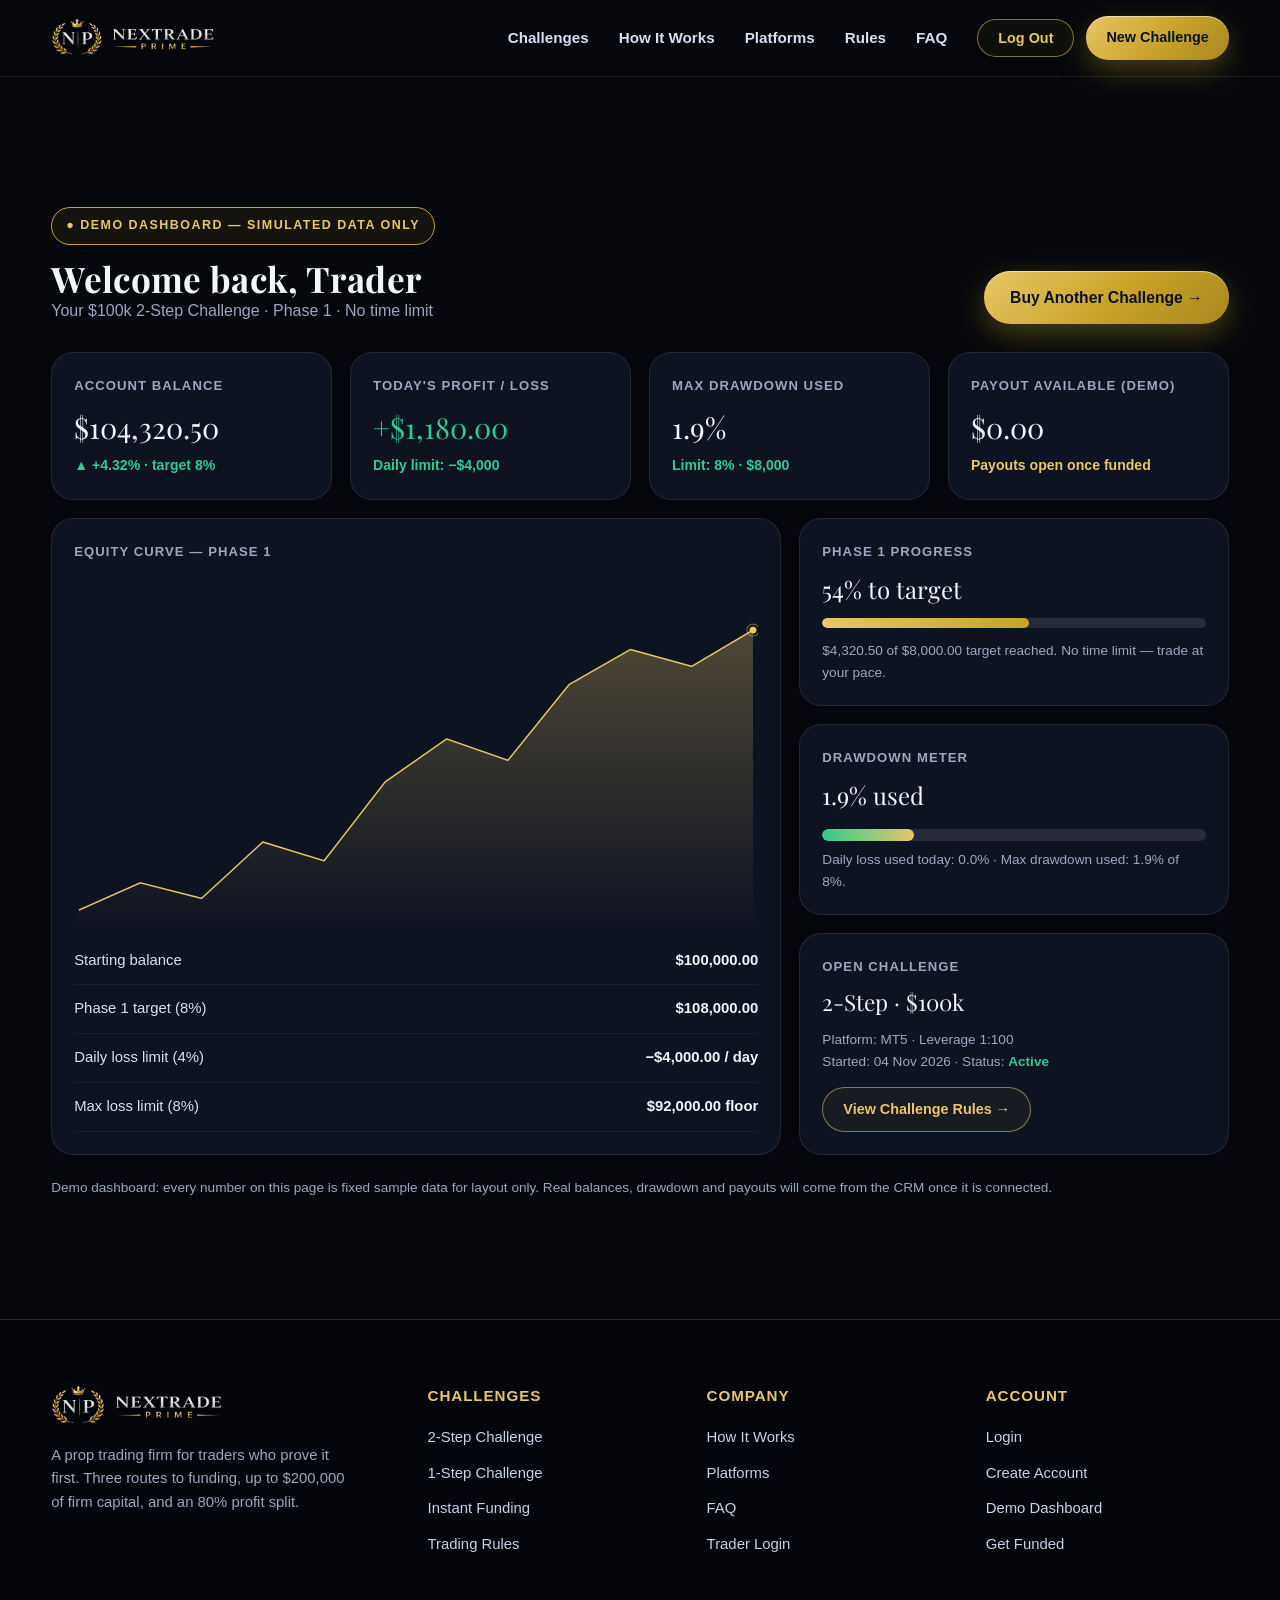
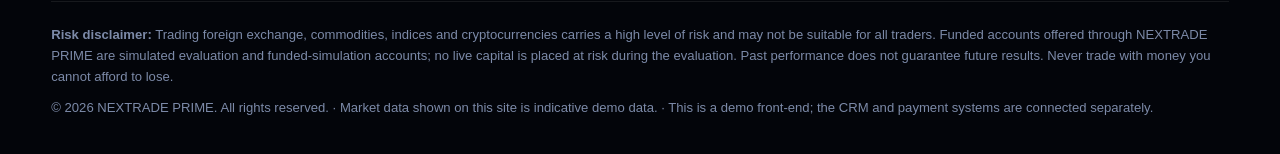
<file: dashboard.html>
<!DOCTYPE html>
<html lang="en">
<head>
<meta charset="UTF-8">
<meta name="viewport" content="width=device-width, initial-scale=1.0">
<title>Trader Dashboard — NEXTRADE PRIME</title>
<meta name="description" content="NEXTRADE PRIME demo trader dashboard: balance, drawdown, challenge progress and payouts.">
<link rel="preconnect" href="https://fonts.googleapis.com">
<link rel="preconnect" href="https://fonts.gstatic.com" crossorigin>
<link href="https://fonts.googleapis.com/css2?family=Playfair+Display:wght@600;700;800&display=swap" rel="stylesheet">
<link rel="stylesheet" href="assets/style.css">
<link rel="icon" href="assets/logo-light.png">
</head>
<body data-page="dashboard">
<svg width="0" height="0" style="position:absolute" aria-hidden="true"><defs>
<linearGradient id="gGold" x1="0" y1="0" x2="1" y2="1"><stop offset="0" stop-color="#F4DC8A"/><stop offset=".5" stop-color="#C9A227"/><stop offset="1" stop-color="#8A6D14"/></linearGradient>
<radialGradient id="gGlow" cx=".35" cy=".3" r=".9"><stop offset="0" stop-color="#F4DC8A" stop-opacity=".55"/><stop offset="1" stop-color="#C9A227" stop-opacity="0"/></radialGradient>
</defs></svg>

<header class="site-header">
  <div class="container header-inner">
    <a class="brand" href="index.html" aria-label="NEXTRADE PRIME — home"><img src="assets/logo-light.png" alt="NEXTRADE PRIME" height="42"></a>
    <button class="menu-toggle" aria-label="Open menu" aria-expanded="false">☰</button>
    <nav class="main-nav" aria-label="Main">
      <a href="challenges.html">Challenges</a>
      <a href="index.html#how-it-works">How It Works</a>
      <a href="index.html#platforms">Platforms</a>
      <a href="challenges.html#rules">Rules</a>
      <a href="index.html#faq">FAQ</a>
    </nav>
    <div class="header-actions">
      <button class="btn btn-ghost btn-sm" id="logout-btn" type="button">Log Out</button>
      <a class="btn btn-gold btn-sm shimmer" href="challenges.html">New Challenge</a>
    </div>
  </div>
</header>

<main class="dash">
  <div class="container">
    <div class="dash-head">
      <div>
        <span class="demo-pill">● DEMO DASHBOARD — SIMULATED DATA ONLY</span>
        <h1 style="margin-top:14px">Welcome back, <span id="dash-name">Trader</span></h1>
        <p class="muted">Your $100k 2-Step Challenge · Phase 1 · No time limit</p>
      </div>
      <a class="btn btn-gold" href="challenges.html">Buy Another Challenge →</a>
    </div>

    <div class="dash-grid">
      <div class="dash-card reveal"><div class="label">ACCOUNT BALANCE</div><div class="value">$104,320.50</div><div class="delta">▲ +4.32% · target 8%</div></div>
      <div class="dash-card reveal" data-delay="1"><div class="label">TODAY'S PROFIT / LOSS</div><div class="value" style="color:#2ECC8F">+$1,180.00</div><div class="delta">Daily limit: −$4,000</div></div>
      <div class="dash-card reveal" data-delay="2"><div class="label">MAX DRAWDOWN USED</div><div class="value">1.9%</div><div class="delta">Limit: 8% · $8,000</div></div>
      <div class="dash-card reveal" data-delay="3"><div class="label">PAYOUT AVAILABLE (DEMO)</div><div class="value">$0.00</div><div class="delta" style="color:#E8C766">Payouts open once funded</div></div>
    </div>

    <div class="dash-main">
      <div class="dash-card reveal">
        <div class="label">EQUITY CURVE — PHASE 1</div>
        <canvas id="dashChart" style="margin-top:14px" aria-label="Demo equity curve chart"></canvas>
        <ul class="dash-list">
          <li><span>Starting balance</span><span>$100,000.00</span></li>
          <li><span>Phase 1 target (8%)</span><span>$108,000.00</span></li>
          <li><span>Daily loss limit (4%)</span><span>−$4,000.00 / day</span></li>
          <li><span>Max loss limit (8%)</span><span>$92,000.00 floor</span></li>
        </ul>
      </div>
      <div>
        <div class="dash-card reveal" data-delay="1">
          <div class="label">PHASE 1 PROGRESS</div>
          <div class="value" style="font-size:1.5rem">54% to target</div>
          <div class="progress"><div class="progress-fill" style="width:54%"></div></div>
          <p class="muted small" style="margin-top:12px">$4,320.50 of $8,000.00 target reached. No time limit — trade at your pace.</p>
        </div>
        <div class="dash-card reveal" data-delay="2" style="margin-top:18px">
          <div class="label">DRAWDOWN METER</div>
          <div class="value" style="font-size:1.5rem">1.9% used</div>
          <div class="meter"><div class="meter-fill" style="width:24%"></div></div>
          <p class="muted small">Daily loss used today: 0.0% · Max drawdown used: 1.9% of 8%.</p>
        </div>
        <div class="dash-card reveal" data-delay="3" style="margin-top:18px">
          <div class="label">OPEN CHALLENGE</div>
          <div class="value" style="font-size:1.4rem">2-Step · $100k</div>
          <p class="muted small" style="margin-top:8px">Platform: MT5 · Leverage 1:100<br>Started: 04 Nov 2026 · Status: <b style="color:#2ECC8F">Active</b></p>
          <a class="btn btn-ghost btn-sm" style="margin-top:14px" href="challenges.html">View Challenge Rules →</a>
        </div>
      </div>
    </div>
    <p class="muted small" style="margin-top:22px">Demo dashboard: every number on this page is fixed sample data for layout only. Real balances, drawdown and payouts will come from the CRM once it is connected.</p>
  </div>
</main>

<footer class="site-footer">
  <div class="container footer-grid">
    <div>
      <img src="assets/logo-light.png" alt="NEXTRADE PRIME">
      <p>A prop trading firm for traders who prove it first. Three routes to funding, up to $200,000 of firm capital, and an 80% profit split.</p>
    </div>
    <div><h4>CHALLENGES</h4><ul><li><a href="challenges.html">2-Step Challenge</a></li><li><a href="challenges.html">1-Step Challenge</a></li><li><a href="challenges.html">Instant Funding</a></li><li><a href="challenges.html#rules">Trading Rules</a></li></ul></div>
    <div><h4>COMPANY</h4><ul><li><a href="index.html#how-it-works">How It Works</a></li><li><a href="index.html#platforms">Platforms</a></li><li><a href="index.html#faq">FAQ</a></li><li><a href="login.html">Trader Login</a></li></ul></div>
    <div><h4>ACCOUNT</h4><ul><li><a href="login.html">Login</a></li><li><a href="signup.html">Create Account</a></li><li><a href="dashboard.html">Demo Dashboard</a></li><li><a href="challenges.html">Get Funded</a></li></ul></div>
  </div>
  <div class="footer-bottom container">
    <p><strong>Risk disclaimer:</strong> Trading foreign exchange, commodities, indices and cryptocurrencies carries a high level of risk and may not be suitable for all traders. Funded accounts offered through NEXTRADE PRIME are simulated evaluation and funded-simulation accounts; no live capital is placed at risk during the evaluation. Past performance does not guarantee future results. Never trade with money you cannot afford to lose.</p>
    <p>© 2026 NEXTRADE PRIME. All rights reserved. · Market data shown on this site is indicative demo data. · This is a demo front-end; the CRM and payment systems are connected separately.</p>
  </div>
</footer>
<script src="assets/script.js"></script>
</body>
</html>
</file>
<file: assets/style.css>
/* ============================================================
   NEXTRADE PRIME — style.css
   Liberty-style mood: near-black, deep charcoal panels,
   white serif display headings, muted grey body, ONE gold
   accent (#C9A227 / #E8C766) matching the NexTrade logo.
   Apple font stack for UI, Playfair Display for headings.
   Logo rule: logo-light ONLY on dark, logo-dark ONLY on light.
   ============================================================ */
:root{
  --black:#05070C; --panel:#0A0D16; --panel-2:#0E1322; --card:#101828;
  --navy-950:#05070C; --navy-900:#0A0D16; --navy-800:#0E1322; --navy-700:#16203A;
  --gold:#C9A227; --gold-light:#E8C766; --gold-deep:#9A7B1A;
  --ink:#F2F5FA; --muted:#9AA7BF; --muted-2:#7C8AA8;
  --line:rgba(201,162,39,.28); --line-soft:rgba(255,255,255,.08);
  --card-bg:rgba(255,255,255,.035);
  --green:#2ECC8F; --red:#FF6B6B;
  --radius:22px;
  --font-ui:-apple-system,BlinkMacSystemFont,"SF Pro Display","SF Pro Text","Helvetica Neue",Helvetica,Arial,sans-serif;
  --font-display:"Playfair Display",Georgia,"Times New Roman",serif;
  --ease:cubic-bezier(.22,1,.36,1);
}
*{box-sizing:border-box;margin:0;padding:0}
html{scroll-behavior:smooth}
body{background:var(--black);color:var(--ink);font-family:var(--font-ui);font-size:16px;line-height:1.6;-webkit-font-smoothing:antialiased;overflow-x:hidden}
img{max-width:100%;display:block}
a{color:inherit;text-decoration:none}
a:hover{color:var(--gold-light)}
button{font-family:var(--font-ui);cursor:pointer;border:0;background:none;color:inherit}
input,select{font-family:var(--font-ui)}
::selection{background:var(--gold);color:var(--black)}
.container{width:min(1180px,92%);margin:0 auto}
h1,h2,h3{font-family:var(--font-display);font-weight:700;line-height:1.12;letter-spacing:.01em}
.gold{color:var(--gold-light)}
.muted{color:var(--muted)}
.small{font-size:.85rem}
.section{padding:96px 0}
.section-title{font-size:clamp(2rem,4.4vw,3rem);margin:14px 0 12px}
.section-sub{color:var(--muted);max-width:640px;font-size:1.08rem}
.eyebrow{font-size:.78rem;font-weight:800;letter-spacing:.22em;color:var(--gold-light);text-transform:uppercase}
.gold-rule{width:64px;height:3px;background:linear-gradient(90deg,var(--gold),var(--gold-light));border-radius:2px}
.center{text-align:center}
.center .section-sub{margin:0 auto}
.center .gold-rule{margin:0 auto}
.up{color:var(--green)} .down{color:var(--red)}

/* ---------- Top stats strip ---------- */
.top-strip{background:linear-gradient(90deg,#0A0D16,#141A2E,#0A0D16);border-bottom:1px solid var(--line-soft);font-size:.82rem;letter-spacing:.06em;color:#C6D2E8;padding:9px 0;position:relative;z-index:101}
.top-strip .container{display:flex;gap:28px;justify-content:center;flex-wrap:wrap}
.top-strip b{color:var(--gold-light)}
.top-strip span{display:flex;gap:7px;align-items:center}

/* ---------- Header ---------- */
.site-header{position:sticky;top:0;z-index:100;background:rgba(5,7,12,.82);backdrop-filter:blur(16px);-webkit-backdrop-filter:blur(16px);border-bottom:1px solid var(--line-soft)}
.header-inner{display:flex;align-items:center;gap:28px;height:76px}
.brand{display:flex;align-items:center;flex-shrink:0}
.brand img{height:42px;width:auto}
.main-nav{display:flex;gap:26px;margin-left:auto}
.main-nav a{font-size:.95rem;font-weight:600;color:#D7E0F2;padding:6px 2px;position:relative}
.main-nav a:hover{color:var(--gold-light)}
.main-nav a::after{content:"";position:absolute;left:0;bottom:0;height:2px;width:0;background:var(--gold);transition:width .25s var(--ease)}
.main-nav a:hover::after{width:100%}
.header-actions{display:flex;align-items:center;gap:12px}
.menu-toggle{display:none;font-size:1.6rem;color:var(--gold-light);padding:8px}

/* ---------- Buttons ---------- */
.btn{display:inline-flex;align-items:center;justify-content:center;gap:10px;font-weight:700;font-size:.98rem;padding:14px 26px;border-radius:999px;transition:transform .15s ease-out,box-shadow .25s,background .25s;white-space:nowrap}
.btn:active{transform:scale(.97)}
.btn-gold{background:linear-gradient(135deg,#E8C766,#C9A227 55%,#A8871F);color:#081226;box-shadow:0 10px 30px rgba(201,162,39,.35),inset 0 1px 0 rgba(255,255,255,.5)}
.btn-gold:hover{color:#081226;box-shadow:0 14px 38px rgba(201,162,39,.5);transform:translateY(-2px)}
.btn-ghost{border:1px solid rgba(232,199,102,.55);color:var(--gold-light);background:rgba(201,162,39,.06)}
.btn-ghost:hover{color:var(--gold-light);background:rgba(201,162,39,.14);transform:translateY(-2px)}
.btn-sm{padding:10px 20px;font-size:.9rem}
.btn-lg{padding:17px 34px;font-size:1.05rem}

/* ---------- Hero: split collage, glow, floating glass cards ---------- */
.hero{position:relative;padding:64px 0 0;overflow:hidden;background:radial-gradient(90% 70% at 70% 0%,rgba(201,162,39,.10),transparent 55%),radial-gradient(60% 50% at 10% 20%,rgba(22,32,58,.9),transparent 70%),var(--black)}
.orb{position:absolute;border-radius:50%;filter:blur(70px);pointer-events:none;animation:drift 14s ease-in-out infinite alternate}
.orb-1{width:420px;height:420px;background:rgba(201,162,39,.16);top:-120px;right:8%}
.orb-2{width:300px;height:300px;background:rgba(46,204,143,.07);bottom:10%;left:-80px;animation-delay:-6s}
@keyframes drift{from{transform:translate(0,0)}to{transform:translate(-30px,24px)}}
.hero-inner{position:relative;z-index:2;display:grid;grid-template-columns:1.05fr .95fr;gap:60px;align-items:stretch}
.hero h1{font-size:clamp(2.6rem,5.6vw,4.3rem);margin:18px 0 20px}
.hero p.lead{font-size:1.18rem;color:#C6D2E8;max-width:540px}
.hero-cta{display:flex;gap:14px;margin:32px 0 26px;flex-wrap:wrap}
.hero-proof{display:flex;gap:26px;flex-wrap:wrap;color:#C6D2E8;font-size:.92rem}
.hero-proof b{color:var(--gold-light);font-size:1.15rem;display:block}
/* Collage: B&W chart left, colour trader right, gold seam + circular divider */
.hero-collage{position:relative;height:100%;min-height:460px;background:linear-gradient(160deg,#101828,#05070C 70%);border-radius:24px;overflow:hidden}
.collage-photo{position:absolute;top:0;bottom:0;height:100%;width:56%;object-fit:cover;border-radius:24px;border:1px solid var(--line);box-shadow:0 40px 80px rgba(0,0,0,.6)}
.collage-left{left:0;filter:grayscale(1) contrast(1.08) brightness(.92)}
.collage-right{right:0;width:56%;z-index:2}
.collage-seam{position:absolute;left:50%;top:0;bottom:0;width:3px;transform:translateX(-50%);z-index:3;background:linear-gradient(180deg,transparent,#E8C766 18%,#C9A227 50%,#E8C766 82%,transparent);box-shadow:0 0 14px rgba(201,162,39,.65);pointer-events:none}
.collage-divider{position:absolute;left:50%;top:50%;transform:translate(-50%,-50%);z-index:3;width:74px;height:74px;border-radius:50%;background:radial-gradient(circle at 35% 30%,#F4DC8A,#C9A227 60%,#8A6D14);display:flex;align-items:center;justify-content:center;font-family:var(--font-display);font-weight:800;font-size:1.05rem;color:#081226;box-shadow:0 0 0 6px rgba(5,7,12,.9),0 18px 40px rgba(0,0,0,.6)}
.glass-card{position:absolute;z-index:4;background:rgba(10,13,22,.78);backdrop-filter:blur(12px);border:1px solid rgba(255,255,255,.14);border-radius:16px;padding:14px 18px;box-shadow:0 20px 44px rgba(0,0,0,.55);animation:floaty 6s ease-in-out infinite alternate}
.glass-card .gc-label{font-size:.72rem;letter-spacing:.14em;color:var(--muted);font-weight:800}
.glass-card .gc-value{font-family:var(--font-display);font-size:1.35rem;color:#fff;line-height:1.2}
.glass-card .gc-sub{font-size:.82rem;color:var(--green);font-weight:700}
.glass-1{left:16px;bottom:20px}
.glass-2{right:16px;bottom:20px;animation-delay:-3s}
@keyframes floaty{from{transform:translateY(0)}to{transform:translateY(-10px)}}
/* Ticker */
.ticker{position:relative;z-index:2;margin-top:28px;border-top:1px solid rgba(201,162,39,.25);border-bottom:1px solid rgba(201,162,39,.25);background:rgba(5,7,12,.85);backdrop-filter:blur(8px);overflow:hidden}
.ticker-track{display:flex;width:max-content;animation:tick 38s linear infinite;padding:12px 0}
.ticker:hover .ticker-track{animation-play-state:paused}
.ticker-item{display:flex;gap:10px;align-items:center;padding:0 26px;font-size:.92rem;white-space:nowrap;color:#D7E0F2}
.ticker-item b{color:#fff}
.ticker-item .sym{color:var(--gold-light);font-weight:700}
@keyframes tick{from{transform:translateX(0)}to{transform:translateX(-50%)}}

/* ---------- Stats band ---------- */
.stats-band{padding:64px 0;background:linear-gradient(180deg,var(--black),var(--panel))}
.stats-grid{display:grid;grid-template-columns:repeat(4,1fr);gap:20px}
.stat{text-align:center;padding:30px 10px;border:1px solid var(--line-soft);border-radius:var(--radius);background:var(--card-bg)}
.stat b{font-family:var(--font-display);font-size:clamp(2.7rem,4.6vw,3.6rem);font-weight:800;color:#fff;display:block;line-height:1.05;text-shadow:0 0 28px rgba(201,162,39,.35)}
.stat b, .stat b span{font-size:clamp(2.7rem,4.6vw,3.6rem);font-weight:800;color:#fff}
.stat > span{color:#C6D2E8;font-size:.95rem;font-weight:600}

/* ---------- Tabs (shared) ---------- */
.tabs{display:flex;gap:10px;flex-wrap:wrap;justify-content:center;margin:36px 0 8px}
.tab-btn{border:1px solid rgba(255,255,255,.18);color:#D7E0F2;border-radius:999px;padding:11px 22px;font-size:.94rem;font-weight:700;transition:all .2s}
.tab-btn:hover{border-color:var(--gold-light);color:var(--gold-light)}
.tab-btn.active{background:linear-gradient(135deg,#E8C766,#C9A227);color:#081226;border-color:transparent}

/* ---------- Live price dashboard ---------- */
.price-dash{margin-top:36px;border:1px solid var(--line);border-radius:28px;background:linear-gradient(180deg,rgba(255,255,255,.05),rgba(14,19,34,.7));padding:34px;box-shadow:0 30px 60px rgba(0,0,0,.4)}
.inst-tabs{display:flex;gap:8px;flex-wrap:wrap}
.inst-tab{border:1px solid rgba(255,255,255,.16);border-radius:999px;padding:9px 18px;font-size:.9rem;font-weight:700;color:#D7E0F2;transition:all .2s}
.inst-tab:hover{border-color:var(--gold-light);color:var(--gold-light)}
.inst-tab.active{background:rgba(201,162,39,.16);border-color:var(--gold);color:var(--gold-light)}
.inst-main{display:flex;justify-content:space-between;align-items:flex-end;gap:20px;flex-wrap:wrap;margin-top:26px}
.inst-main .inst-label{font-size:.85rem;letter-spacing:.12em;color:var(--muted);font-weight:800}
.inst-main .inst-price{font-family:var(--font-display);font-size:clamp(2.4rem,5vw,3.4rem);line-height:1.05}
.inst-main .inst-chg{font-size:1.15rem;font-weight:800}
.inst-strip{display:grid;grid-template-columns:repeat(6,1fr);gap:12px;margin-top:26px;padding-top:22px;border-top:1px solid var(--line-soft)}
.inst-cell .sym{font-size:.8rem;color:var(--muted);font-weight:800;letter-spacing:.08em}
.inst-cell .val{font-weight:700;font-size:.98rem}

/* ---------- Snapshot ---------- */
.snap-grid{display:grid;grid-template-columns:1.2fr 1fr 1fr;gap:22px;margin-top:44px}
.snap-card{border:1px solid var(--line-soft);border-radius:var(--radius);background:var(--card-bg);padding:28px}
.snap-card h3{font-size:1.25rem;margin-bottom:6px}
.snap-time{font-size:.8rem;font-weight:800;letter-spacing:.12em;color:var(--green)}
.snap-list{list-style:none;display:grid;gap:0;margin-top:14px}
.snap-list li{display:flex;justify-content:space-between;align-items:center;gap:10px;padding:11px 0;border-bottom:1px solid rgba(255,255,255,.06);font-size:.94rem}
.snap-list li:last-child{border-bottom:0}
.snap-sym{font-weight:800;color:var(--gold-light)}
.snap-price{font-weight:700}
.insight{border-left:3px solid var(--gold);padding:4px 0 4px 14px;margin-top:16px}
.insight b{display:block;font-size:.98rem}
.insight p{color:var(--muted);font-size:.9rem}
.quick-stat{display:flex;justify-content:space-between;padding:12px 0;border-bottom:1px solid rgba(255,255,255,.06);font-size:.94rem}
.quick-stat:last-child{border-bottom:0}
.quick-stat b{color:var(--gold-light)}

/* ---------- Routes / challenge cards ---------- */
.routes-grid{display:grid;grid-template-columns:repeat(3,1fr);gap:24px;margin-top:48px}
.route-card{position:relative;border-radius:24px;padding:34px 28px;background:linear-gradient(180deg,rgba(255,255,255,.05),rgba(14,19,34,.75));border:1px solid var(--line);box-shadow:0 24px 50px rgba(0,0,0,.4);display:flex;flex-direction:column;transition:transform .3s var(--ease),border-color .3s}
.route-card:hover{border-color:var(--gold-light)}
.route-card.featured{background:linear-gradient(180deg,rgba(201,162,39,.16),rgba(14,19,34,.85));border-color:var(--gold)}
.route-tag{position:absolute;top:-14px;left:50%;transform:translateX(-50%);background:linear-gradient(135deg,#E8C766,#C9A227);color:#081226;font-weight:800;font-size:.75rem;letter-spacing:.14em;padding:7px 16px;border-radius:999px;white-space:nowrap}
.route-card h3{font-size:1.7rem;margin:18px 0 6px}
.route-price{font-family:var(--font-display);font-size:2.6rem;color:var(--gold-light);line-height:1}
.route-price small{font-size:.95rem;color:var(--muted);font-family:var(--font-ui)}
.route-breakdown{font-size:.85rem;color:var(--muted);margin-top:6px}
.route-list{list-style:none;margin:22px 0;display:grid;gap:11px;flex:1}
.route-list li{display:flex;gap:10px;align-items:flex-start;justify-content:flex-start;text-align:left;color:#D7E0F2;font-size:.96rem}
.route-list li>span{flex:1;min-width:0}
.route-list svg{flex-shrink:0;margin-top:3px}
.size-pills{display:flex;gap:8px;flex-wrap:wrap;margin:16px 0 4px}
.size-pill{border:1px solid rgba(255,255,255,.22);color:#D7E0F2;border-radius:999px;padding:7px 13px;font-size:.85rem;font-weight:700;transition:all .2s}
.size-pill:hover{border-color:var(--gold-light);color:var(--gold-light)}
.size-pill.active{background:linear-gradient(135deg,#E8C766,#C9A227);color:#081226;border-color:transparent}

/* ---------- Comparison table ---------- */
.compare-wrap{margin-top:44px;border:1px solid var(--line);border-radius:var(--radius);background:var(--panel-2);overflow:hidden}
.compare-head{padding:22px 28px;border-bottom:1px solid var(--line-soft);display:flex;justify-content:space-between;align-items:baseline;gap:14px;flex-wrap:wrap}
.compare-head h3{font-size:1.4rem}
.compare-head span{color:var(--muted);font-size:.9rem}
.compare-table{width:100%;border-collapse:collapse}
.compare-table td{padding:15px 28px;border-bottom:1px solid rgba(255,255,255,.06);font-size:.96rem}
.compare-table tr:last-child td{border-bottom:0}
.compare-table td:first-child{color:var(--muted);width:45%}
.compare-table td strong{color:var(--ink)}

/* ---------- 3D icons ---------- */
.icon3d{width:76px;height:76px;flex-shrink:0;filter:drop-shadow(0 10px 16px rgba(0,0,0,.45)) drop-shadow(0 2px 4px rgba(201,162,39,.35));transition:transform .3s var(--ease)}
.icon3d.sm{width:56px;height:56px}
.icon3d svg{width:100%;height:100%;display:block}
.tilt{transform-style:preserve-3d;will-change:transform}

/* ---------- Steps / features / products / ambition ---------- */
.steps-grid{display:grid;grid-template-columns:repeat(5,1fr);gap:18px;margin-top:48px}
.step{padding:28px 22px;border-radius:var(--radius);background:var(--card-bg);border:1px solid var(--line-soft);position:relative}
.step-num{position:absolute;top:18px;right:22px;font-family:var(--font-display);font-size:2.4rem;color:rgba(201,162,39,.28);font-weight:700}
.step h3{font-size:1.18rem;margin:16px 0 8px}
.step p{color:var(--muted);font-size:.93rem}
.features-grid,.products-grid,.ambition-grid{display:grid;grid-template-columns:repeat(3,1fr);gap:22px;margin-top:48px}
.products-grid{grid-template-columns:repeat(5,1fr)}
.feature,.product-card,.ambition-card{display:flex;flex-direction:column;gap:6px;padding:28px;border-radius:var(--radius);background:var(--card-bg);border:1px solid var(--line-soft);transition:transform .3s var(--ease),border-color .3s}
.feature:hover,.product-card:hover,.ambition-card:hover{transform:translateY(-4px);border-color:var(--gold)}
.feature h3,.product-card h3,.ambition-card h3{font-size:1.2rem;margin:10px 0 4px;font-family:var(--font-ui);font-weight:700}
.feature p,.product-card p,.ambition-card p{color:var(--muted);font-size:.95rem}
.product-card .prod-num{font-family:var(--font-display);color:rgba(201,162,39,.5);font-size:1.4rem;font-weight:700}
.ambition-card .amb-tag{font-size:.72rem;font-weight:800;letter-spacing:.16em;color:var(--gold-light)}
.split{display:grid;grid-template-columns:1fr 1fr;gap:56px;align-items:center}
.split img.ph{border-radius:24px;width:100%;height:440px;object-fit:cover;border:1px solid var(--line);box-shadow:0 30px 60px rgba(0,0,0,.5)}
.img-frame{position:relative}
.img-frame::after{content:"";position:absolute;inset:0;border-radius:24px;background:linear-gradient(200deg,transparent 55%,rgba(5,7,12,.75));pointer-events:none}
.check-list{list-style:none;display:grid;gap:12px;margin:22px 0}
.check-list li{display:flex;gap:12px;align-items:flex-start;color:#D7E0F2}
.check-list svg{flex-shrink:0;margin-top:3px}
.chip{display:inline-block;border:1px solid rgba(255,255,255,.18);border-radius:999px;padding:7px 14px;font-size:.86rem;font-weight:700;color:#D7E0F2;margin:4px 6px 4px 0}
.prof-panel{margin-top:28px;border:1px solid var(--line);border-radius:24px;background:var(--panel-2);padding:36px}
.prof-panel h3{font-size:1.6rem;margin-bottom:8px}
.prof-panel p{color:var(--muted);max-width:640px}
.prof-chips{margin-top:18px}

/* ---------- Configurator ---------- */
.cfg-grid{display:grid;grid-template-columns:1.2fr .8fr;gap:24px;margin-top:48px;align-items:start}
.cfg-panel{border:1px solid var(--line);border-radius:24px;background:var(--panel-2);padding:32px}
.cfg-panel h3{font-size:1.3rem;margin-bottom:18px}
.cfg-label{font-size:.8rem;font-weight:800;letter-spacing:.14em;color:var(--muted);margin:20px 0 10px}
.cfg-label:first-of-type{margin-top:0}
.cfg-btns{display:flex;gap:10px;flex-wrap:wrap}
.cfg-btn{border:1px solid rgba(255,255,255,.2);border-radius:999px;padding:11px 20px;font-weight:700;font-size:.94rem;color:#D7E0F2;transition:all .2s}
.cfg-btn:hover{border-color:var(--gold-light);color:var(--gold-light)}
.cfg-btn.active{background:linear-gradient(135deg,#E8C766,#C9A227);color:#081226;border-color:transparent}
.cfg-out{border:1px solid var(--gold);border-radius:24px;background:linear-gradient(180deg,rgba(201,162,39,.12),rgba(14,19,34,.85));padding:32px}
.cfg-out h3{font-size:1.3rem;margin-bottom:16px}
.cfg-row{display:flex;justify-content:space-between;gap:14px;padding:11px 0;border-bottom:1px solid rgba(255,255,255,.08);font-size:.95rem}
.cfg-row span{color:var(--muted)}
.cfg-row strong{text-align:right}

/* ---------- MT5 (only platform) ---------- */
.mt5-wrap{display:grid;grid-template-columns:1fr 1fr;gap:48px;align-items:center;margin-top:48px}
.mt5-visual{position:relative;border-radius:24px;overflow:hidden;border:1px solid var(--line);box-shadow:0 30px 60px rgba(0,0,0,.5)}
.mt5-visual img{width:100%;height:380px;object-fit:cover}
.mt5-logo-bar{position:absolute;left:0;right:0;bottom:0;display:flex;align-items:center;gap:14px;background:rgba(5,7,12,.88);backdrop-filter:blur(10px);padding:16px 22px;border-top:1px solid var(--line)}
.mt5-logo-bar img{height:44px;width:auto;background:#fff;border-radius:10px;padding:8px 12px;box-shadow:0 4px 14px rgba(0,0,0,.45)}
.mt5-logo-bar .mt5-name{font-weight:800;font-size:1.15rem}
.mt5-logo-bar .mt5-sub{font-size:.82rem;color:var(--muted)}
.mt5-feats{list-style:none;display:grid;gap:12px;margin:22px 0}
.mt5-feats li{display:flex;gap:12px;align-items:flex-start;color:#D7E0F2}
.mt5-feats svg{flex-shrink:0;margin-top:3px}

/* ---------- Table (legacy) ---------- */
.table-wrap{overflow-x:auto;margin-top:40px;border:1px solid var(--line);border-radius:var(--radius);background:var(--panel-2)}
table{width:100%;border-collapse:collapse;min-width:640px}
th,td{padding:16px 20px;text-align:left;border-bottom:1px solid rgba(255,255,255,.07);font-size:.95rem}
th{font-family:var(--font-display);font-size:1.05rem;color:var(--gold-light);background:rgba(201,162,39,.08)}
td:first-child{font-weight:700}
tr:last-child td{border-bottom:0}

/* ---------- FAQ ---------- */
.faq{max-width:820px;margin:44px auto 0;display:grid;gap:14px}
.faq-item{border:1px solid rgba(255,255,255,.1);border-radius:16px;background:var(--card-bg);overflow:hidden}
.faq-q{width:100%;display:flex;justify-content:space-between;align-items:center;gap:16px;text-align:left;padding:20px 24px;font-size:1.05rem;font-weight:700;color:var(--ink)}
.faq-q:hover{color:var(--gold-light)}
.faq-q .chev{transition:transform .3s var(--ease);color:var(--gold-light);flex-shrink:0}
.faq-item.open .chev{transform:rotate(180deg)}
.faq-a{max-height:0;overflow:hidden;transition:max-height .35s var(--ease)}
.faq-a p{padding:0 24px 22px;color:var(--muted)}

/* ---------- CTA banner ---------- */
.cta-banner{position:relative;border-radius:28px;overflow:hidden;padding:72px 48px;text-align:center;border:1px solid var(--line);background:linear-gradient(180deg,rgba(201,162,39,.14),rgba(5,7,12,.9))}
.cta-banner h2{font-size:clamp(1.9rem,4vw,2.8rem);margin-bottom:14px}
.cta-banner p{color:#C6D2E8;max-width:560px;margin:0 auto 28px}

/* ---------- Footer ---------- */
.site-footer{background:#03050A;border-top:1px solid rgba(201,162,39,.22);padding:64px 0 0;margin-top:40px}
.footer-grid{display:grid;grid-template-columns:1.4fr 1fr 1fr 1fr;gap:36px;padding-bottom:44px}
.footer-grid img{height:44px;width:auto;margin-bottom:16px}
.footer-grid p{color:var(--muted);font-size:.93rem;max-width:300px}
.footer-grid h4{font-family:var(--font-ui);font-size:.95rem;color:var(--gold-light);margin-bottom:16px;letter-spacing:.06em}
.footer-grid ul{list-style:none;display:grid;gap:10px}
.footer-grid ul a{color:#C6D2E8;font-size:.93rem}
.footer-grid ul a:hover{color:var(--gold-light)}
.footer-bottom{border-top:1px solid rgba(255,255,255,.08);padding:22px 0 26px;font-size:.82rem;color:#7C8AA8}
.footer-bottom p{margin-bottom:10px}

/* ---------- Auth ---------- */
.auth-page{min-height:100vh;display:grid;grid-template-columns:1fr 1fr;background:var(--black)}
.auth-visual{position:relative;overflow:hidden}
.auth-visual img{position:absolute;inset:0;width:100%;height:100%;object-fit:cover;opacity:1}
.auth-visual::after{content:"";position:absolute;inset:0;background:linear-gradient(180deg,rgba(10,13,22,0) 55%,rgba(5,7,12,.55) 100%)}
.auth-visual-text{position:absolute;z-index:2;left:48px;right:48px;bottom:56px}
.auth-visual-text h2{font-size:2.2rem;margin-bottom:10px}
.auth-visual-text p{color:#C6D2E8;max-width:440px}
.auth-form-side{display:flex;flex-direction:column;justify-content:center;padding:120px 48px 48px;max-width:560px;margin:0 auto;width:100%}
.auth-form-side .brand img{height:46px;width:auto;margin-bottom:8px}
.auth-form-side h1{font-size:2rem;margin:22px 0 8px}
.auth-form-side .sub{color:var(--muted);margin-bottom:28px}
.auth-form{display:grid;gap:16px}
.field label{display:block;font-size:.88rem;font-weight:700;color:#C6D2E8;margin-bottom:7px}
.field input,.field select{width:100%;background:rgba(255,255,255,.05);border:1px solid rgba(255,255,255,.16);border-radius:12px;color:var(--ink);padding:14px 16px;font-size:.98rem;outline:none;transition:border-color .2s,box-shadow .2s}
.field input:focus,.field select:focus{border-color:var(--gold);box-shadow:0 0 0 3px rgba(201,162,39,.25)}
.field input::placeholder{color:#6E7FA3}
.field-row{display:grid;grid-template-columns:1fr 1fr;gap:16px}
.form-note{font-size:.86rem;color:var(--muted)}
.form-note a{color:var(--gold-light);font-weight:700}
.form-error{display:none;background:rgba(255,107,107,.12);border:1px solid rgba(255,107,107,.45);color:#FFB4B4;padding:12px 16px;border-radius:12px;font-size:.92rem}
.form-error.show{display:block}
.form-ok{display:none;background:rgba(46,204,143,.12);border:1px solid rgba(46,204,143,.45);color:#8FE8C3;padding:12px 16px;border-radius:12px;font-size:.92rem}
.form-ok.show{display:block}
.btn-google{display:flex;align-items:center;justify-content:center;gap:12px;width:100%;border:1px solid rgba(255,255,255,.2);border-radius:999px;padding:13px;font-weight:700;font-size:.96rem;color:var(--ink);background:rgba(255,255,255,.04);transition:background .2s,transform .15s}
.btn-google:hover{background:rgba(255,255,255,.09);color:var(--ink)}
.btn-google:active{transform:scale(.97)}
.divider{display:flex;align-items:center;gap:14px;color:#6E7FA3;font-size:.85rem;margin:6px 0}
.divider::before,.divider::after{content:"";flex:1;height:1px;background:rgba(255,255,255,.12)}
.demo-box{margin-top:22px;border:1px dashed rgba(201,162,39,.5);border-radius:14px;padding:16px 18px;font-size:.9rem;color:#C6D2E8;background:rgba(201,162,39,.06)}
.demo-box b{color:var(--gold-light)}
.demo-box code{background:rgba(255,255,255,.08);padding:2px 7px;border-radius:6px;font-size:.85rem}

/* ---------- Dashboard ---------- */
.dash{padding:130px 0 80px}
.dash-head{display:flex;justify-content:space-between;align-items:flex-end;gap:20px;flex-wrap:wrap;margin-bottom:28px}
.dash-head h1{font-size:2.2rem}
.demo-pill{display:inline-flex;align-items:center;gap:8px;border:1px solid var(--gold);color:var(--gold-light);font-weight:800;font-size:.78rem;letter-spacing:.12em;padding:8px 14px;border-radius:999px;background:rgba(201,162,39,.08)}
.dash-grid{display:grid;grid-template-columns:repeat(4,1fr);gap:18px;margin-bottom:18px}
.dash-card{background:var(--panel-2);border:1px solid rgba(255,255,255,.09);border-radius:var(--radius);padding:22px}
.dash-card .label{font-size:.82rem;color:var(--muted);letter-spacing:.08em;font-weight:700}
.dash-card .value{font-family:var(--font-display);font-size:1.8rem;margin:8px 0 4px}
.dash-card .delta{font-size:.88rem;color:var(--green);font-weight:700}
.dash-card .delta.neg{color:var(--red)}
.dash-main{display:grid;grid-template-columns:1.7fr 1fr;gap:18px}
.dash-main>.dash-card{display:flex;flex-direction:column}
.meter{height:12px;border-radius:99px;background:rgba(255,255,255,.1);overflow:hidden;margin:14px 0 8px}
.meter-fill{height:100%;border-radius:99px;background:linear-gradient(90deg,#2ECC8F,#E8C766)}
.meter-fill.warn{background:linear-gradient(90deg,#E8C766,#FF9F43)}
.dash-list{list-style:none;display:grid;gap:12px;margin-top:16px}
.dash-list li{display:flex;justify-content:space-between;gap:12px;font-size:.93rem;color:#D7E0F2;border-bottom:1px solid rgba(255,255,255,.06);padding-bottom:12px}
.dash-list li span:last-child{font-weight:700;color:var(--ink)}
.progress{height:10px;border-radius:99px;background:rgba(255,255,255,.1);overflow:hidden;margin-top:10px}
.progress-fill{height:100%;background:linear-gradient(90deg,#E8C766,#C9A227);border-radius:99px}
#dashChart{width:100%;height:340px;min-height:340px;flex:1;display:block}

/* ---------- Reveal / motion ---------- */
.reveal{opacity:.88;transform:translateY(8px);transition:opacity .3s var(--ease),transform .3s var(--ease)}
.reveal.visible{opacity:1;transform:none}
/* How It Works cards never dim on entry */
.steps-grid .reveal{opacity:1;transform:none}
.reveal[data-delay="1"]{transition-delay:.05s}
.reveal[data-delay="2"]{transition-delay:.1s}
.reveal[data-delay="3"]{transition-delay:.15s}
.shimmer{position:relative;overflow:hidden}
.shimmer::before{content:"";position:absolute;inset:0;background:linear-gradient(105deg,transparent 40%,rgba(255,255,255,.14) 50%,transparent 60%);transform:translateX(-120%);animation:shine 4.5s ease-in-out infinite;pointer-events:none}
@keyframes shine{0%,60%{transform:translateX(-120%)}100%{transform:translateX(120%)}}

/* ---------- Responsive ---------- */
@media (max-width:1020px){
  .hero-inner{grid-template-columns:1fr;gap:44px}
  .hero-collage{height:420px;min-height:420px;max-width:640px}
  .routes-grid,.features-grid,.ambition-grid{grid-template-columns:1fr 1fr}
  .products-grid{grid-template-columns:repeat(3,1fr)}
  .steps-grid{grid-template-columns:repeat(3,1fr)}
  .stats-grid{grid-template-columns:1fr 1fr}
  .split,.mt5-wrap,.cfg-grid{grid-template-columns:1fr;gap:32px}
  .snap-grid{grid-template-columns:1fr}
  .inst-strip{grid-template-columns:repeat(3,1fr)}
  .footer-grid{grid-template-columns:1fr 1fr}
  .dash-grid{grid-template-columns:1fr 1fr}
  .dash-main{grid-template-columns:1fr}
  .auth-page{grid-template-columns:1fr}
  .auth-visual{display:none}
}
@media (max-width:760px){
  .main-nav{position:fixed;top:76px;left:0;right:0;background:rgba(5,7,12,.97);flex-direction:column;padding:20px 5%;gap:6px;border-bottom:1px solid var(--line);display:none}
  .main-nav.open{display:flex}
  .main-nav a{padding:12px 4px;font-size:1.05rem}
  .menu-toggle{display:block}
  .header-actions .btn-ghost{display:none}
  .top-strip .container{gap:12px}
  .section{padding:64px 0}
  .routes-grid,.features-grid,.ambition-grid,.products-grid,.steps-grid{grid-template-columns:1fr}
  .hero{padding-top:64px}
  .hero-collage{height:340px;min-height:340px}
  .glass-1{left:0;bottom:24px}
  .glass-2{right:0;bottom:24px}
  .collage-divider{width:58px;height:58px;font-size:.9rem}
  .inst-strip{grid-template-columns:1fr 1fr}
  .split img.ph{height:280px}
  .mt5-visual img{height:260px}
  .price-dash{padding:22px}
  .cta-banner{padding:48px 22px}
  .footer-grid{grid-template-columns:1fr}
  .field-row{grid-template-columns:1fr}
  .auth-form-side{padding:110px 22px 40px}
  .dash-grid{grid-template-columns:1fr}
  .route-card{padding:28px 22px}
}
@media (prefers-reduced-motion:reduce){
  *,*::before,*::after{animation-duration:.001s !important;transition-duration:.001s !important}
  .reveal{opacity:1;transform:none}
  html{scroll-behavior:auto}
}
</file>
